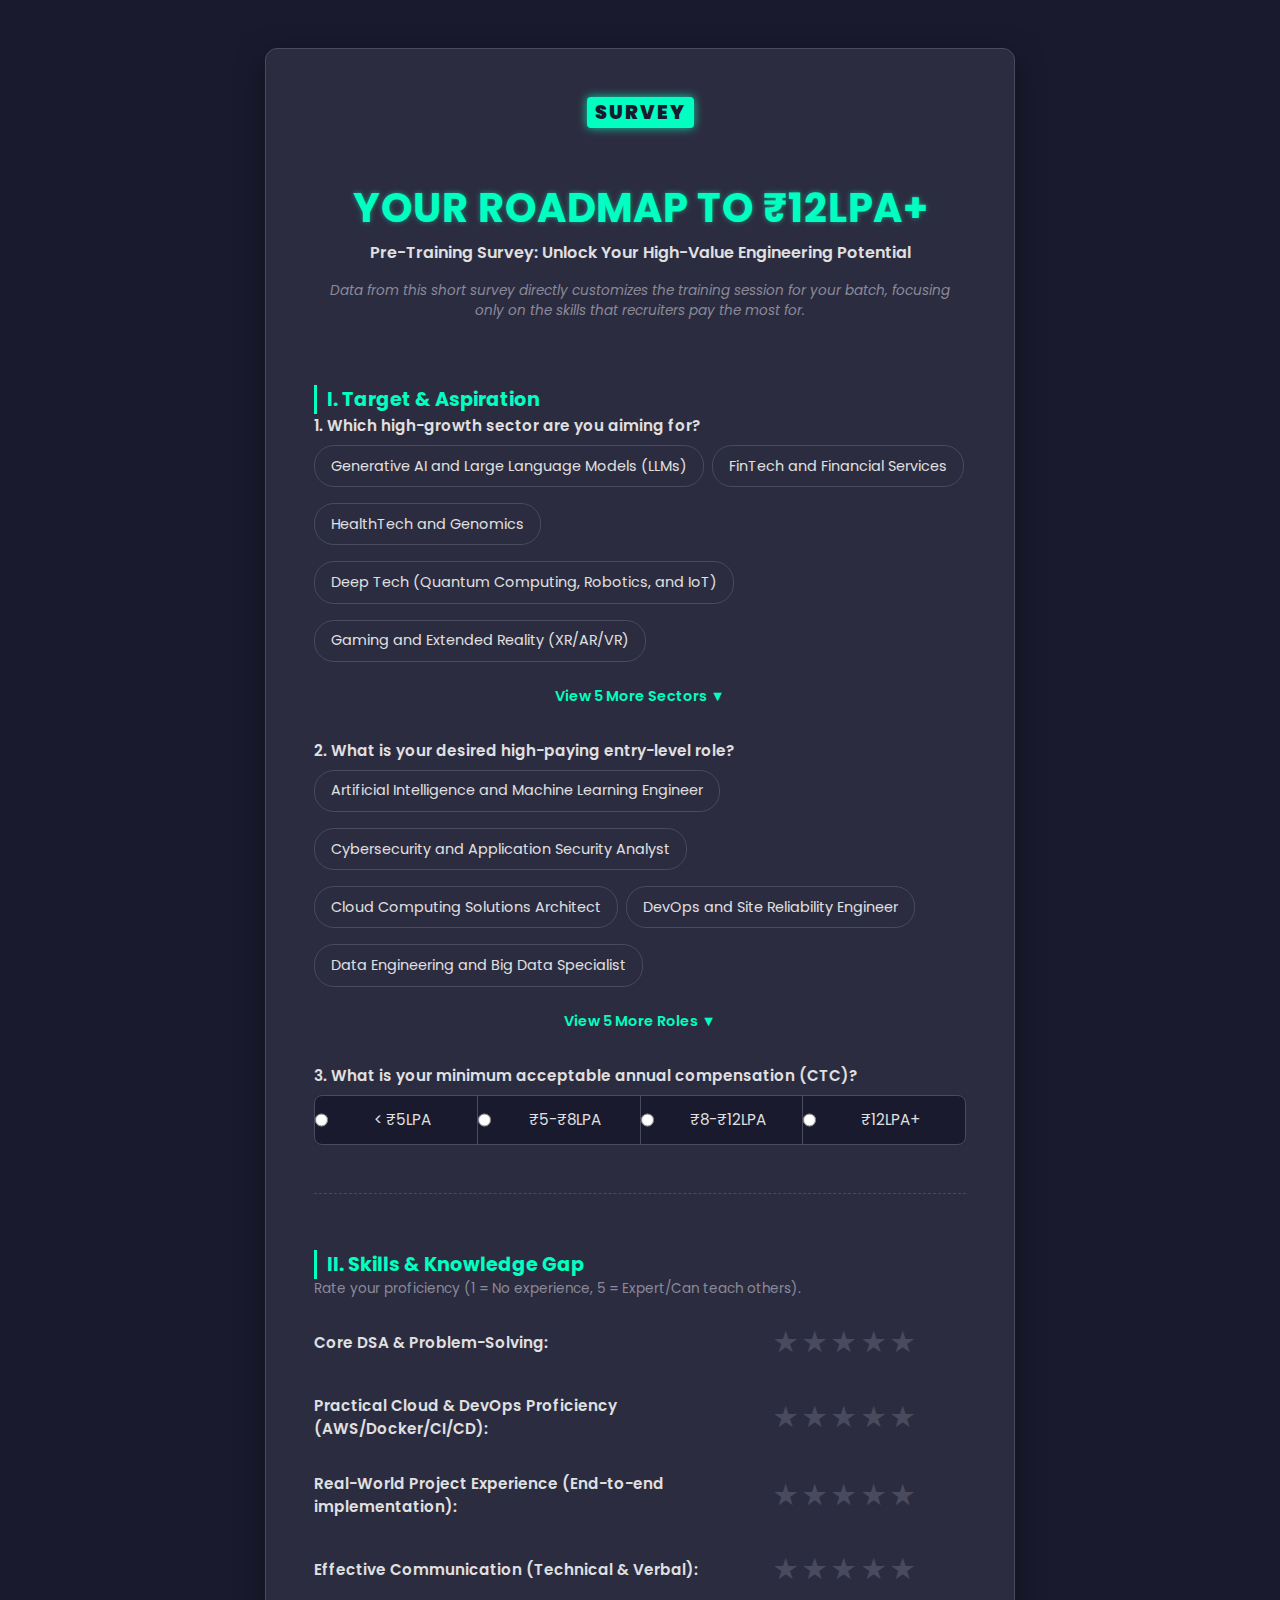
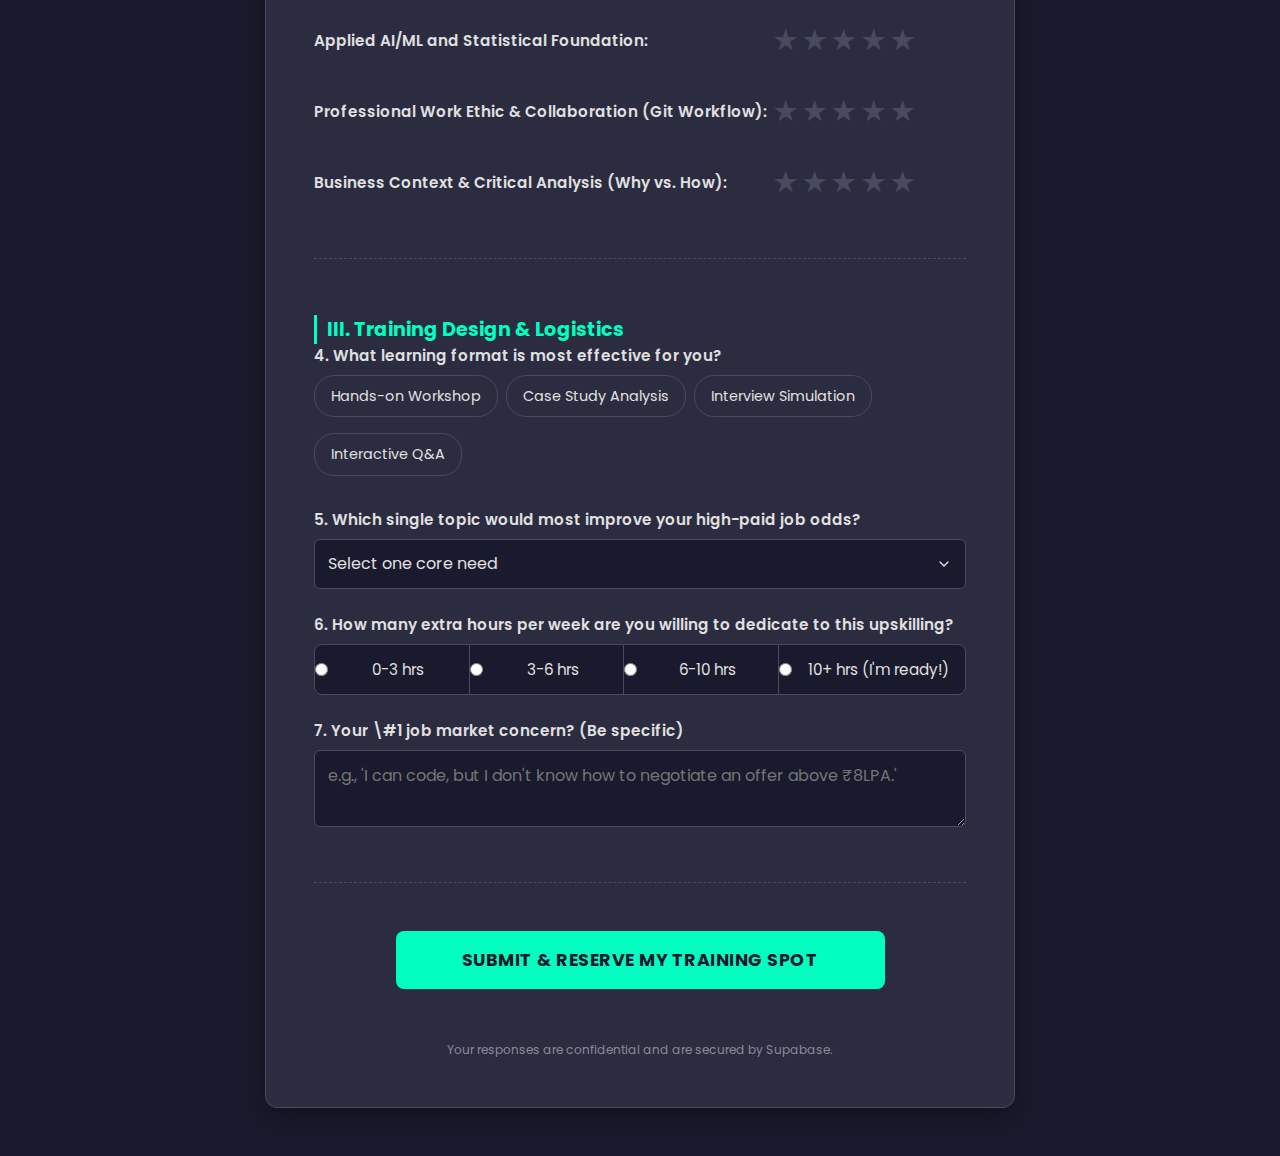
<file: index.html>
<!DOCTYPE html>
<html lang="en">
<head>
    <meta charset="UTF-8">
    <meta name="viewport" content="width=device-width, initial-scale=1.0">
    <title>Your Roadmap to ₹12LPA+ (Survey)</title>
    <link href="https://fonts.googleapis.com/css2?family=Poppins:wght@400;600;700;900&display=swap" rel="stylesheet">
    
    <style>
        /* --- VARIABLES & GLOBAL STYLES (Mobile-First Default) --- */
        :root {
            --color-bg: #1A1A2E; 
            --color-card: #2C2C40; 
            --color-accent: #00FFC0; 
            --color-text: #E0E0E0;
            --color-placeholder: #8A8A99;
            --color-border: #4A4A5E;
            --color-star: #FFD700; 
        }

        * {
            box-sizing: border-box;
            margin: 0;
            padding: 0;
            font-family: 'Poppins', sans-serif;
        }

        body {
            background-color: var(--color-bg);
            color: var(--color-text);
            padding: 1rem;
            min-height: 100vh;
        }

        .container {
            max-width: 600px;
            margin: 2rem auto;
            padding: 1.5rem;
            background-color: var(--color-card);
            border-radius: 12px;
            box-shadow: 0 8px 30px rgba(0, 0, 0, 0.4);
            border: 1px solid var(--color-border);
        }

        /* --- HEADER & NEW SURVEY TAG --- */
        .header { 
            text-align: center; 
            margin-bottom: 2.5rem; 
        }

        .survey-tag {
            display: block; 
            font-size: 1.2rem;
            color: var(--color-bg); 
            background-color: var(--color-accent); 
            font-weight: 900;
            padding: 0.25rem 0.5rem;
            margin: 0 auto 0.5rem auto;
            width: fit-content;
            border-radius: 4px;
            letter-spacing: 2px;
            box-shadow: 0 0 10px rgba(0, 255, 192, 0.8);
            text-shadow: none; 
        }

        .header h1 { 
            font-size: 1.8rem; 
            color: var(--color-accent); 
            font-weight: 700; 
            text-transform: uppercase; 
            letter-spacing: 1px; 
            text-shadow: 0 0 5px rgba(0, 255, 192, 0.5); 
            line-height: 1.2; 
        }

        .header h2 { 
            font-size: 1rem; 
            font-weight: 600; 
            color: var(--color-text); 
            margin-top: 0.5rem; 
        }

        .header p { 
            font-size: 0.85rem; 
            color: var(--color-placeholder); 
            margin-top: 1rem; 
            font-style: italic; 
        }

        /* --- FORM STRUCTURE & INPUTS --- */
        .form-section { 
            margin-bottom: 2rem; 
            padding: 1.5rem 0; 
            border-bottom: 1px dashed var(--color-border); 
        }
        
        .form-section:last-of-type { 
            border-bottom: none; 
        }

        .form-section h3 { 
            font-size: 1.2rem; 
            color: var(--color-accent); 
            border-left: 3px solid var(--color-accent); 
            padding-left: 10px; 
        }

        .form-group { 
            margin-bottom: 1.5rem; 
        }

        label {
            display: block;
            font-weight: 600;
            margin-bottom: 0.5rem;
            font-size: 0.95rem;
        }
        
        input[type="text"],
        select,
        textarea {
            width: 100%;
            padding: 0.8rem;
            background-color: var(--color-bg);
            border: 1px solid var(--color-border);
            border-radius: 6px;
            color: var(--color-text);
            font-size: 1rem;
        }
        
        select {
            -webkit-appearance: none;
            -moz-appearance: none;
            appearance: none;
            background-image: url("data:image/svg+xml;charset=UTF-8,%3csvg xmlns='http://www.w3.org/2000/svg' viewBox='0 0 24 24' fill='none' stroke='%23E0E0E0' stroke-width='2' stroke-linecap='round' stroke-linejoin='round'%3e%3cpolyline points='6 9 12 15 18 9'%3e%3c/polyline%3e%3c/svg%3e");
            background-repeat: no-repeat;
            background-position: right 0.8rem center;
            background-size: 1em;
        }

        input:focus,
        textarea:focus,
        select:focus {
            border-color: var(--color-accent);
            box-shadow: 0 0 5px var(--color-accent);
            outline: none;
        }

        /* --- CHIP/BUTTON GROUP STYLES (Radio Buttons) --- */
        .chip-group, .role-list {
            display: flex;
            flex-wrap: wrap;
            gap: 0.5rem;
            align-items: flex-start;
        }

        .chip-group input[type="radio"], .role-list input[type="radio"] {
            display: none;
        }

        /* DEFAULT (Mobile-First) - Larger and more columnar for tap targets */
        .chip-group label, .role-list label {
            background-color: var(--color-card);
            border: 1px solid var(--color-border);
            padding: 0.7rem 1.1rem; 
            border-radius: 20px;
            cursor: pointer;
            font-weight: 400;
            transition: all 0.2s;
            text-align: center;
            font-size: 1rem; 
            flex-grow: 1; /* Allow stretching */
            flex-shrink: 0;
            margin-bottom: 0.5rem; 
            white-space: normal;
            min-width: 45%; /* Encourages two columns on small screens */
        }

        .chip-group input[type="radio"]:checked + label,
        .role-list input[type="radio"]:checked + label {
            background-color: var(--color-accent);
            color: var(--color-bg);
            border-color: var(--color-accent);
            box-shadow: 0 0 8px rgba(0, 255, 192, 0.5);
            font-weight: 600;
        }
        /* --- END OF MOBILE-FIRST CHIP STYLES --- */


        /* --- Segmented Control (Salary & Time Commitment) - FIXED ALIGNMENT --- */
        .segmented-control {
            display: flex;
            border: 1px solid var(--color-border);
            border-radius: 8px;
            overflow: hidden;
            padding: 0;
            background-color: var(--color-bg);
            width: 100%; 
        }

        .segmented-control label {
            /* Flex property forces equal width for all 4 segments */
            flex: 1 1 0; 
            padding: 0.75rem 0.5rem;
            border: none;
            border-radius: 0;
            background-color: transparent;
            font-size: 0.85rem;
            font-weight: 400;
            margin: 0;
            white-space: nowrap; 
            text-align: center; 
            /* Add separation lines back manually */
            border-right: 1px solid var(--color-border); 
        }
        
        /* Remove the right border from the last segment */
        .segmented-control label:last-of-type {
            border-right: none;
        }
        
        .segmented-control input[type="radio"]:checked + label {
            background-color: var(--color-accent);
            color: var(--color-bg);
            box-shadow: none;
        }
        /* --- END OF SEGMENTED CONTROL FIX --- */


        /* --- EXPANDABLE ROLES/SECTORS LIST --- */
        .hidden-roles, .hidden-sectors {
            /* This div contains the hidden elements. It should be hidden by default. */
            display: none; 
            width: 100%; 
            flex-wrap: wrap;
            gap: 0.5rem;
        }

        /* Style for the View More Text Link */
        .view-more-link {
            display: block; 
            width: 100%;
            text-align: center;
            color: var(--color-accent); 
            text-decoration: none; 
            padding: 0.5rem 0;
            font-weight: 600;
            cursor: pointer;
            margin-top: 0.5rem;
            font-size: 0.9rem;
            transition: color 0.2s;
        }

        .view-more-link:hover {
            color: #00E6B9; 
            text-decoration: underline;
        }

        /* --- RATING SCALE (Star/Proficiency) --- */
        .rating-group {
            margin-bottom: 2rem;
            display: flex;
            flex-direction: column; 
        }
        
        .rating-scale {
            display: flex;
            flex-direction: row-reverse;
            justify-content: flex-end;
            margin-top: 0.5rem;
        }

        .rating-scale input[type="radio"] {
            display: none;
        }
        
        .rating-scale label {
            font-size: 1.6rem;
            color: var(--color-border);
            cursor: pointer;
            padding: 0 0.2rem;
            transition: color 0.2s;
            margin-bottom: 0;
        }
        
        .rating-scale label:before {
            content: '★';
            display: inline-block;
        }

        .rating-scale input:checked ~ label:before,
        .rating-scale input:hover ~ label:before,
        .rating-scale label:hover ~ label:before {
            color: var(--color-star);
        }
        
        /* --- SUBMIT BUTTON & STATUS --- */
        .submit-group {
            margin-top: 3rem;
            text-align: center;
        }

        .submit-button {
            width: 100%;
            padding: 1rem;
            background-color: var(--color-accent);
            color: var(--color-bg);
            border: none;
            border-radius: 8px;
            font-size: 1.1rem;
            font-weight: 700;
            cursor: pointer;
            transition: background-color 0.3s, transform 0.1s;
            text-transform: uppercase;
            letter-spacing: 0.5px;
        }

        .submit-button:hover {
            background-color: #00E6B9;
            transform: translateY(-2px);
            box-shadow: 0 4px 15px rgba(0, 255, 192, 0.4);
        }

        #status-message {
            margin-top: 1rem;
            font-size: 1rem;
            color: var(--color-accent);
            text-shadow: 0 0 3px rgba(0, 255, 192, 0.4);
            min-height: 20px; 
        }
        
        /* --- THANK YOU MESSAGE STYLES --- */
        #thankYouMessage {
            display: none; /* Hidden by default */
            text-align: center;
            padding: 3rem 1rem;
            background-color: var(--color-card);
            border-radius: 8px;
            border: 1px solid var(--color-accent);
            margin-top: 2rem;
        }
        
        #thankYouMessage h2 {
            color: var(--color-accent);
            font-size: 1.8rem;
            margin-bottom: 1rem;
        }

        #thankYouMessage p {
            font-size: 1.1rem;
            color: var(--color-text);
            margin-bottom: 2rem;
        }
        
        .close-button {
            background-color: var(--color-accent);
            color: var(--color-bg);
            border: none;
            padding: 0.8rem 2rem;
            border-radius: 6px;
            font-weight: 700;
            cursor: pointer;
            font-size: 1rem;
            transition: opacity 0.3s;
        }

        .close-button:hover {
            opacity: 0.9;
        }


        /* --- DESKTOP OPTIMIZATION (Media Query) --- */
        @media (min-width: 768px) {
            .container {
                max-width: 750px; 
                padding: 3rem;
            }

            .header h1 {
                font-size: 2.5rem;
            }

            /* CHIP FIX FOR LAPTOP - Make them look like chips again */
            .chip-group label, .role-list label {
                padding: 0.6rem 1rem; /* Smaller padding */
                font-size: 0.9rem; /* Smaller font */
                flex-grow: 0; /* Don't force them to stretch */
                min-width: auto; /* Allow them to shrink to content size */
                white-space: nowrap; /* Keep them as single line chips */
            }
            /* END OF CHIP FIX */

            .rating-group {
                flex-direction: row;
                justify-content: space-between;
                align-items: center;
            }
            
            .rating-group label:first-child { 
                flex-basis: 70%; 
                margin-bottom: 0;
            }

            .rating-scale {
                flex-basis: 30%;
                justify-content: flex-end;
                margin-top: 0;
            }

            .segmented-control label {
                font-size: 0.95rem;
                padding: 0.8rem 1rem;
            }
            
            .submit-button {
                width: 75%; 
            }
        }

    </style>
</head>
<body>

    <div class="container">
        <div class="header">
            <h1><span class="survey-tag">SURVEY</span><br>Your Roadmap to ₹12LPA+</h1>
            <h2>Pre-Training Survey: Unlock Your High-Value Engineering Potential</h2>
            <p>Data from this short survey directly customizes the training session for your batch, focusing only on the skills that recruiters pay the most for.</p>
        </div>

        <form id="roadmap-form">
            
            <div class="form-section">
                <h3>I. Target & Aspiration</h3>

                <div class="form-group">
                    <label for="target_industry">1. Which high-growth sector are you aiming for?</label>
                    
                    <div class="chip-group">
                        <input type="radio" id="sector_ai_llm" name="target_industry" value="Generative AI and Large Language Models (LLMs)" required><label for="sector_ai_llm">Generative AI and Large Language Models (LLMs)</label>
                        <input type="radio" id="sector_fintech" name="target_industry" value="FinTech and Financial Services"><label for="sector_fintech">FinTech and Financial Services</label>
                        <input type="radio" id="sector_health" name="target_industry" value="HealthTech and Genomics"><label for="sector_health">HealthTech and Genomics</label>
                        <input type="radio" id="sector_deeptech" name="target_industry" value="Deep Tech (Quantum Computing, Robotics, and IoT)"><label for="sector_deeptech">Deep Tech (Quantum Computing, Robotics, and IoT)</label>
                        <input type="radio" id="sector_gaming" name="target_industry" value="Gaming and Extended Reality (XR/AR/VR)"><label for="sector_gaming">Gaming and Extended Reality (XR/AR/VR)</label>
                        
                        <div id="hiddenSectors" class="hidden-sectors">
                            <input type="radio" id="sector_embedded" name="target_industry" value="Embedded Systems and Automotive Tech"><label for="sector_embedded">Embedded Systems and Automotive Tech</label>
                            <input type="radio" id="sector_cyber" name="target_industry" value="Cybersecurity (DevSecOps)"><label for="sector_cyber">Cybersecurity (DevSecOps)</label>
                            <input type="radio" id="sector_ecommerce" name="target_industry" value="E-commerce and SaaS (Software as a Service) Platforms"><label for="sector_ecommerce">E-commerce and SaaS (Software as a Service) Platforms</label>
                            <input type="radio" id="sector_data_science" name="target_industry" value="Data Science and Business Intelligence"><label for="sector_data_science">Data Science and Business Intelligence</label>
                            <input type="radio" id="sector_cloud" name="target_industry" value="Cloud Computing and Distributed Systems"><label for="sector_cloud">Cloud Computing and Distributed Systems</label>
                        </div>
                    </div>
                    <a href="#" id="viewMoreSectorsLink" class="view-more-link">
                        View 5 More Sectors ▼
                    </a>
                </div>

                <div class="form-group">
                    <label>2. What is your desired high-paying entry-level role?</label>
                    
                    <div class="role-list" id="roleListContainer">
                        <input type="radio" id="role_ai" name="target_role" value="Artificial Intelligence and Machine Learning Engineer" required>
                        <label for="role_ai">Artificial Intelligence and Machine Learning Engineer</label>
                        <input type="radio" id="role_cyber" name="target_role" value="Cybersecurity and Application Security Analyst">
                        <label for="role_cyber">Cybersecurity and Application Security Analyst</label>
                        <input type="radio" id="role_cloud" name="target_role" value="Cloud Computing Solutions Architect">
                        <label for="role_cloud">Cloud Computing Solutions Architect</label>
                        <input type="radio" id="role_devops" name="target_role" value="DevOps and Site Reliability Engineer">
                        <label for="role_devops">DevOps and Site Reliability Engineer</label>
                        <input type="radio" id="role_data_eng" name="target_role" value="Data Engineering and Big Data Specialist">
                        <label for="role_data_eng">Data Engineering and Big Data Specialist</label>

                        <div id="hiddenRoles" class="hidden-roles">
                            <input type="radio" id="role_fintech" name="target_role" value="FinTech Trading Systems Developer">
                            <label for="role_fintech">FinTech Trading Systems Developer</label>
                            <input type="radio" id="role_blockchain" name="target_role" value="Enterprise Blockchain Developer">
                            <label for="role_blockchain">Enterprise Blockchain Developer</label>
                            <input type="radio" id="role_fullstack" name="target_role" value="Specialized Full-Stack Microservices Developer">
                            <label for="role_fullstack">Specialized Full-Stack Microservices Developer</label>
                            <input type="radio" id="role_apm" name="target_role" value="Associate Product Management or Technical Program Manager">
                            <label for="role_apm">Associate Product Management or Technical Program Manager</label>
                            <input type="radio" id="role_consultant" name="target_role" value="Technical Consultant or Solutions Engineer">
                            <label for="role_consultant">Technical Consultant or Solutions Engineer</label>
                        </div>
                    </div>
                    <a href="#" id="viewMoreLink" class="view-more-link">
                        View 5 More Roles ▼
                    </a>
                </div>

                <div class="form-group">
                    <label for="salary_expectation">3. What is your minimum acceptable annual compensation (CTC)?</label>
                    <div class="segmented-control">
                        <input type="radio" id="salary_under5" name="salary_expectation" value="<5LPA" required><label for="salary_under5">< ₹5LPA</label>
                        <input type="radio" id="salary_5_8" name="salary_expectation" value="5-8LPA"><label for="salary_5_8">₹5-₹8LPA</label>
                        <input type="radio" id="salary_8_12" name="salary_expectation" value="8-12LPA"><label for="salary_8_12">₹8-₹12LPA</label>
                        <input type="radio" id="salary_12plus" name="salary_expectation" value="12LPA+"><label for="salary_12plus">₹12LPA+</label>
                    </div>
                </div>
            </div>

            <div class="form-section">
                <h3>II. Skills & Knowledge Gap</h3>
                <p style="font-size: 0.85rem; color: var(--color-placeholder); margin-bottom: 1.5rem;">Rate your proficiency (1 = No experience, 5 = Expert/Can teach others).</p>

                <div class="rating-group">
                    <label>Core DSA & Problem-Solving:</label>
                    <div class="rating-scale">
                        <input type="radio" id="dsa5" name="core_dsa" value="5" required><label for="dsa5" title="5 - Expert"></label>
                        <input type="radio" id="dsa4" name="core_dsa" value="4"><label for="dsa4" title="4 - Proficient"></label>
                        <input type="radio" id="dsa3" name="core_dsa" value="3"><label for="dsa3" title="3 - Intermediate"></label>
                        <input type="radio" id="dsa2" name="core_dsa" value="2"><label for="dsa2" title="2 - Basic"></label>
                        <input type="radio" id="dsa1" name="core_dsa" value="1"><label for="dsa1" title="1 - No experience"></label>
                    </div>
                </div>

                <div class="rating-group">
                    <label>Practical Cloud & DevOps Proficiency (AWS/Docker/CI/CD):</label>
                    <div class="rating-scale">
                        <input type="radio" id="cloud5" name="cloud_devops" value="5" required><label for="cloud5"></label>
                        <input type="radio" id="cloud4" name="cloud_devops" value="4"><label for="cloud4"></label>
                        <input type="radio" id="cloud3" name="cloud_devops" value="3"><label for="cloud3"></label>
                        <input type="radio" id="cloud2" name="cloud_devops" value="2"><label for="cloud2"></label>
                        <input type="radio" id="cloud1" name="cloud_devops" value="1"><label for="cloud1"></label>
                    </div>
                </div>
                
                <div class="rating-group">
                    <label>Real-World Project Experience (End-to-end implementation):</label>
                    <div class="rating-scale">
                        <input type="radio" id="project5" name="project_experience" value="5" required><label for="project5"></label>
                        <input type="radio" id="project4" name="project_experience" value="4"><label for="project4"></label>
                        <input type="radio" id="project3" name="project_experience" value="3"><label for="project3"></label>
                        <input type="radio" id="project2" name="project_experience" value="2"><label for="project2"></label>
                        <input type="radio" id="project1" name="project_experience" value="1"><label for="project1"></label>
                    </div>
                </div>

                <div class="rating-group">
                    <label>Effective Communication (Technical & Verbal):</label>
                    <div class="rating-scale">
                        <input type="radio" id="comm5" name="comm_skills" value="5" required><label for="comm5"></label>
                        <input type="radio" id="comm4" name="comm_skills" value="4"><label for="comm4"></label>
                        <input type="radio" id="comm3" name="comm_skills" value="3"><label for="comm3"></label>
                        <input type="radio" id="comm2" name="comm_skills" value="2"><label for="comm2"></label>
                        <input type="radio" id="comm1" name="comm_skills" value="1"><label for="comm1"></label>
                    </div>
                </div>

                <div class="rating-group">
                    <label>Applied AI/ML and Statistical Foundation:</label>
                    <div class="rating-scale">
                        <input type="radio" id="ai5" name="ai_ml_stat" value="5" required><label for="ai5"></label>
                        <input type="radio" id="ai4" name="ai_ml_stat" value="4"><label for="ai4"></label>
                        <input type="radio" id="ai3" name="ai_ml_stat" value="3"><label for="ai3"></label>
                        <input type="radio" id="ai2" name="ai_ml_stat" value="2"><label for="ai2"></label>
                        <input type="radio" id="ai1" name="ai_ml_stat" value="1"><label for="ai1"></label>
                    </div>
                </div>
                
                <div class="rating-group">
                    <label>Professional Work Ethic & Collaboration (Git Workflow):</label>
                    <div class="rating-scale">
                        <input type="radio" id="ethic5" name="work_ethic" value="5" required><label for="ethic5"></label>
                        <input type="radio" id="ethic4" name="work_ethic" value="4"><label for="ethic4"></label>
                        <input type="radio" id="ethic3" name="work_ethic" value="3"><label for="ethic3"></label>
                        <input type="radio" id="ethic2" name="work_ethic" value="2"><label for="ethic2"></label>
                        <input type="radio" id="ethic1" name="work_ethic" value="1"><label for="ethic1"></label>
                    </div>
                </div>

                <div class="rating-group">
                    <label>Business Context & Critical Analysis (Why vs. How):</label>
                    <div class="rating-scale">
                        <input type="radio" id="biz5" name="business_context" value="5" required><label for="biz5"></label>
                        <input type="radio" id="biz4" name="business_context" value="4"><label for="biz4"></label>
                        <input type="radio" id="biz3" name="business_context" value="3"><label for="biz3"></label>
                        <input type="radio" id="biz2" name="business_context" value="2"><label for="biz2"></label>
                        <input type="radio" id="biz1" name="business_context" value="1"><label for="biz1"></label>
                    </div>
                </div>
            </div>

            <div class="form-section">
                <h3>III. Training Design & Logistics</h3>

                <div class="form-group">
                    <label for="preferred_format">4. What learning format is most effective for you?</label>
                    <div class="chip-group">
                        <input type="radio" id="format_workshop" name="preferred_format" value="Hands-on Workshop" required><label for="format_workshop">Hands-on Workshop</label>
                        <input type="radio" id="format_case" name="preferred_format" value="Case Study Analysis"><label for="format_case">Case Study Analysis</label>
                        <input type="radio" id="format_interview" name="preferred_format" value="Interview Simulation"><label for="format_interview">Interview Simulation</label>
                        <input type="radio" id="format_lecture" name="preferred_format" value="Interactive Lecture/Q&A"><label for="format_lecture">Interactive Q&A</label>
                    </div>
                </div>

                <div class="form-group">
                    <label for="biggest_training_need">5. Which single topic would most improve your high-paid job odds?</label>
                    <select id="biggest_training_need" name="biggest_training_need" required>
                        <option value="" disabled selected>Select one core need</option>
                        <option value="Interview Strategy/Mock Interviews">Interview Strategy/Mock Interviews</option>
                        <option value="Resume/LinkedIn Optimization">Resume/LinkedIn Optimization</option>
                        <option value="Salary Negotiation/Offer Evaluation">Salary Negotiation/Offer Evaluation</option>
                        <option value="Deep-dive into Technical Fundamentals">Deep-dive into Technical Fundamentals</option>
                    </select>
                </div>
                
                <div class="form-group">
                    <label for="time_commitment_hpd">6. How many extra hours per week are you willing to dedicate to this upskilling?</label>
                    <div class="segmented-control">
                        <input type="radio" id="time_0_3" name="time_commitment_hpd" value="0-3 hrs" required><label for="time_0_3">0-3 hrs</label>
                        <input type="radio" id="time_3_6" name="time_commitment_hpd" value="3-6 hrs"><label for="time_3_6">3-6 hrs</label>
                        <input type="radio" id="time_6_10" name="time_commitment_hpd" value="6-10 hrs"><label for="time_6_10">6-10 hrs</label>
                        <input type="radio" id="time_10plus" name="time_commitment_hpd" value="10+ hrs"><label for="time_10plus">10+ hrs (I'm ready!)</label>
                    </div>
                </div>

                <div class="form-group">
                    <label for="qualitative_concern">7. Your \#1 job market concern? (Be specific)</label>
                    <textarea id="qualitative_concern" name="qualitative_concern" placeholder="e.g., 'I can code, but I don't know how to negotiate an offer above ₹8LPA.'"></textarea>
                </div>
            </div>

            <div class="submit-group">
                <button type="submit" id="submit-button" class="submit-button">
                    Submit & Reserve My Training Spot
                </button>
                <div id="status-message"></div>
                <p style="font-size: 0.75rem; color: var(--color-placeholder); margin-top: 1rem;">
                    Your responses are confidential and are secured by Supabase.
                </p>
            </div>
        </form>

        <div id="thankYouMessage">
            <h2>Survey Complete! Thank You.</h2>
            <p>Your tailored training path is now being generated based on your input. We appreciate your commitment to your career growth.</p>
            <button class="close-button" onclick="window.location.href='https://ready4industry.in';">Close Survey</button>
        </div>

    </div>

    <script>
        // *** 1. SUPABASE CREDENTIALS (EMBEDDED) ***
        const SUPABASE_URL = 'https://mijfiogntlghmogujpir.supabase.co'; 
        // 🚨 CRUCIAL: REPLACE THE STRING BELOW WITH YOUR ACTUAL, CORRECT SUPABASE ANON KEY
        const SUPABASE_ANON_KEY = 'eyJhbGciOiJIUzI1NiIsInR5cCI6IkpXVCJ9.eyJpc3MiOiJzdXBhYmFzZSIsInJlZiI6Im1pamZpb2dudGxnaG1vZ3VqcGlyIiwicm9sZSI6ImFub24iLCJpYXQiOjE3NjAwNDk5MjMsImV4cCI6MjA3NTYyNTkyM30.gi83P3L8TDQHxd5TQfA6BHr6-oIvOKmBrROrFQ-XFdg'; 
        const TABLE_NAME = 'roadmap_submissions';
        // *************************************************************

        const form = document.getElementById('roadmap-form');
        const submitButton = document.getElementById('submit-button');
        const statusMessage = document.getElementById('status-message');
        const thankYouMessage = document.getElementById('thankYouMessage');
        const container = document.querySelector('.container');
        
        
        // --- EXPAND/COLLAPSE FUNCTION CREATOR ---
        function setupToggle(hiddenContainerId, linkId, moreText, fewerText) {
            const hiddenContainer = document.getElementById(hiddenContainerId);
            const toggleLink = document.getElementById(linkId);

            if (!hiddenContainer || !toggleLink) {
                console.error(`Missing elements for toggle: Container ID ${hiddenContainerId}, Link ID ${linkId}`);
                return;
            }

            toggleLink.addEventListener('click', function(e) {
                e.preventDefault(); 
                
                const isHidden = window.getComputedStyle(hiddenContainer).display === 'none';
                
                if (isHidden) {
                    hiddenContainer.style.display = 'flex'; // Show
                    toggleLink.innerHTML = fewerText; 
                } else {
                    hiddenContainer.style.display = 'none'; // Hide
                    toggleLink.innerHTML = moreText;
                }
            });
        }

        // --- SETUP BOTH TOGGLES ---
        setupToggle('hiddenSectors', 'viewMoreSectorsLink', 'View 5 More Sectors ▼', 'View Fewer Sectors ▲');
        setupToggle('hiddenRoles', 'viewMoreLink', 'View 5 More Roles ▼', 'View Fewer Roles ▲');


        // --- SUPABASE SUBMISSION JS ---
        form.addEventListener('submit', async function(event) {
            event.preventDefault(); 

            submitButton.disabled = true;
            submitButton.textContent = 'Submitting...';
            statusMessage.textContent = 'Sending data to server...';

            const formData = new FormData(form);
            const data = {};

            // Format the data for Supabase
            for (let [name, value] of formData.entries()) {
                // Convert proficiency ratings to integers, checking for rating field names
                if ((name.includes('_dsa') || name.includes('_devops') || name.includes('_experience') || name.includes('_skills') || name.includes('_stat') || name.includes('_ethic') || name.includes('_context')) && value) {
                    data[name] = parseInt(value, 10);
                } else {
                    data[name] = value;
                }
            }
            
            const apiUrl = `${SUPABASE_URL}/rest/v1/${TABLE_NAME}`;
            
            try {
                const response = await fetch(apiUrl, {
                    method: 'POST',
                    headers: {
                        'Content-Type': 'application/json',
                        'apikey': SUPABASE_ANON_KEY,
                        'Authorization': `Bearer ${SUPABASE_ANON_KEY}`, 
                        'Prefer': 'return=minimal' 
                    },
                    body: JSON.stringify(data)
                });

                if (response.ok) {
                    // Success!
                    statusMessage.textContent = ''; // Clear status
                    
                    // 1. Hide the entire form
                    form.style.display = 'none';
                    
                    // 2. Show the thank you message
                    thankYouMessage.style.display = 'block';

                    // Adjust container size for a cleaner look
                    container.style.padding = '3rem'; 
                    
                } else {
                    // Failure (Supabase or API key error)
                    const errorText = await response.text();
                    statusMessage.textContent = `Error: Submission failed. Check console. (${response.status})`;
                    console.error('Supabase Error:', errorText);
                    submitButton.textContent = 'Try Again';
                    submitButton.disabled = false;
                }

            } catch (error) {
                // Network or other critical error
                statusMessage.textContent = 'Network Error. Could not connect to the database.';
                console.error('Fetch Error:', error);
                submitButton.textContent = 'Try Again';
                submitButton.disabled = false;
            }
        });
    </script>

</body>
</html>
</file>
